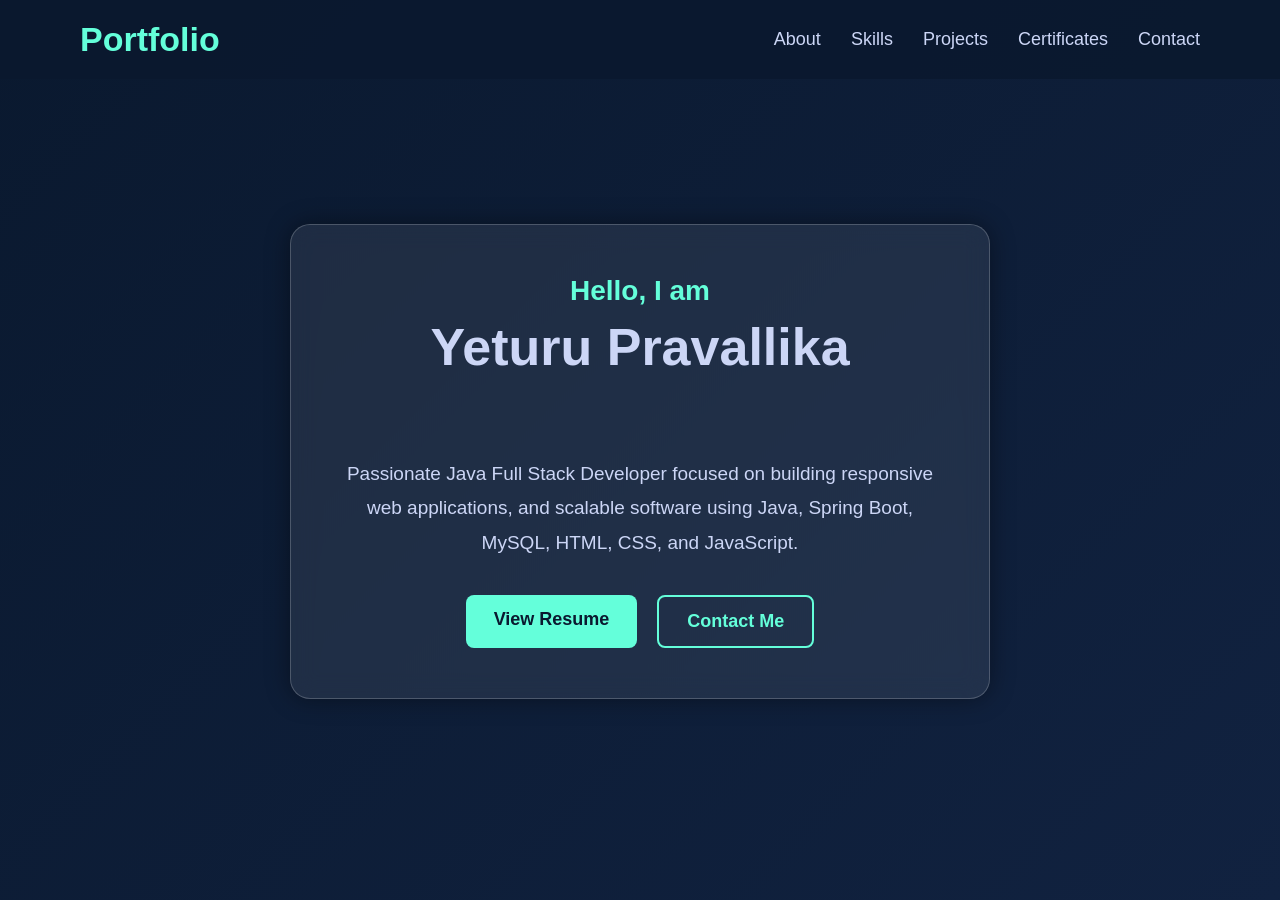
<file: index.html>
<!DOCTYPE html>
<html lang="en">

<head>

<meta charset="UTF-8">
<meta name="viewport" content="width=device-width, initial-scale=1.0">

<title>Yeturu Pravallika | Java Full Stack Developer</title>

<meta name="description"
content="Portfolio of Yeturu Pravallika, Java Full Stack Developer specializing in Spring Boot, Java, MySQL, HTML, CSS and JavaScript.">

<link rel="stylesheet" href="style.css">

</head>

<body>

<header>

<nav class="navbar">

<h2 class="logo">Portfolio</h2>

<ul>

<li><a href="about.html">About</a></li>
<li><a href="skills.html">Skills</a></li>
<li><a href="projects.html">Projects</a></li>
<li><a href="certificates.html">Certificates</a></li>
<li><a href="contact.html">Contact</a></li>

</ul>

</nav>

</header>

<section class="hero">

<div class="glass-card">

<h3>Hello, I am</h3>

<h1>Yeturu Pravallika</h1>

<h2 id="typing"></h2>

<p>

Passionate Java Full Stack Developer focused on building
responsive web applications, and scalable software
using Java, Spring Boot, MySQL, HTML, CSS, and JavaScript.

</p>

<div class="hero-buttons">

<a href="resume.pdf" target="_blank" class="resume-btn">
View Resume
</a>

<a href="contact.html" class="contact-btn">
Contact Me
</a>

</div>

</div>

</section>

<script src="script.js"></script>

</body>

</html>
</file>
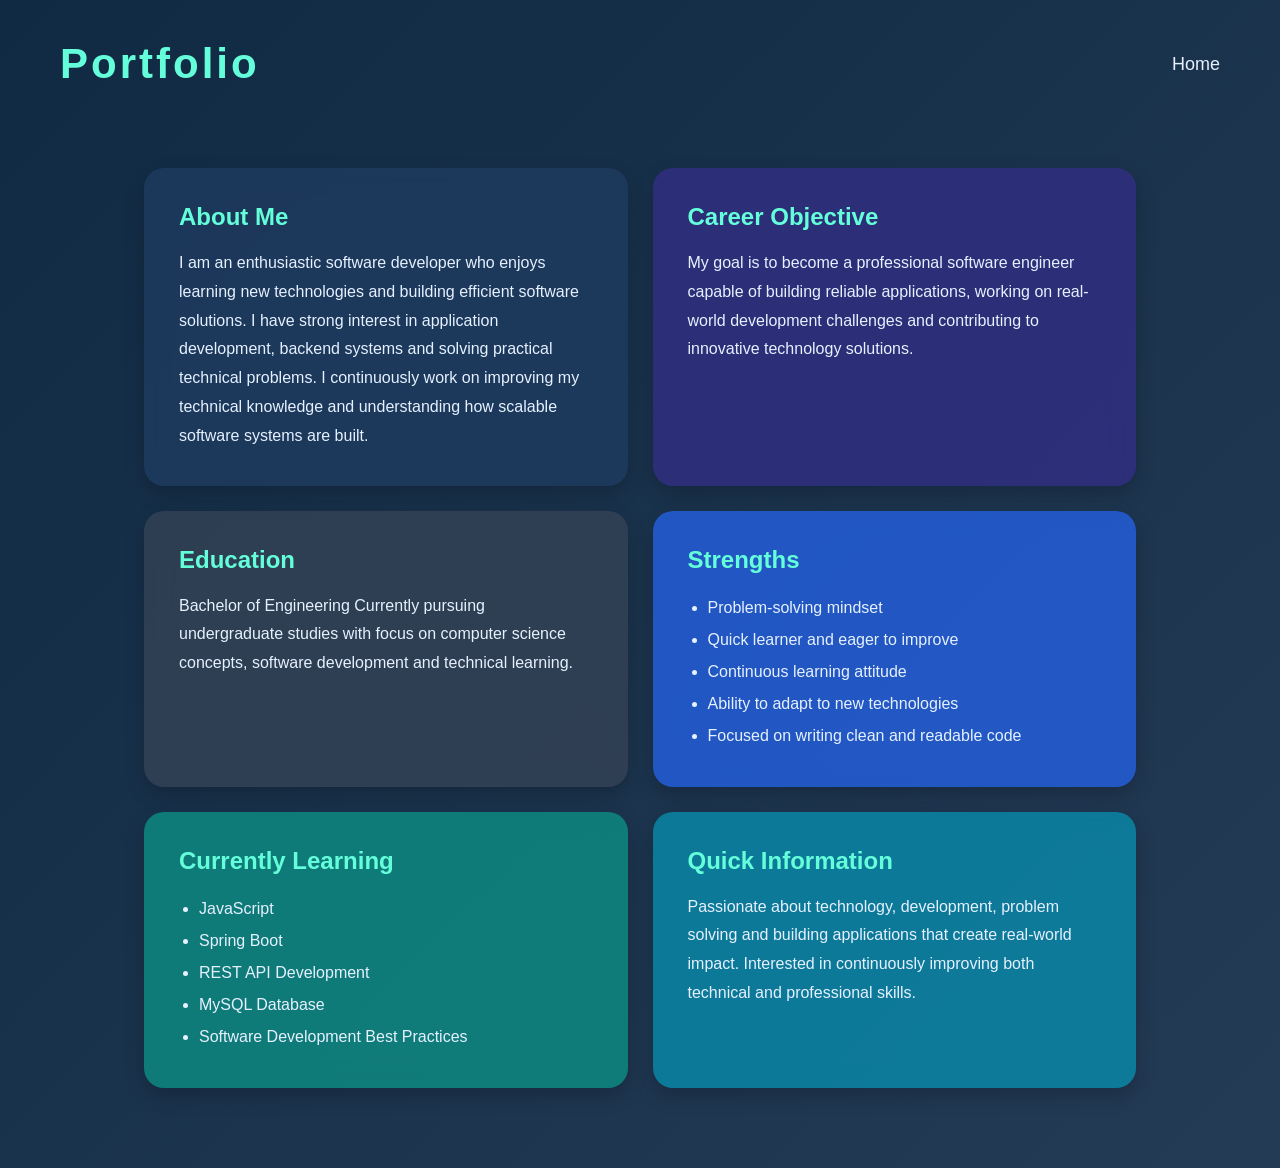
<file: about.html>
<!DOCTYPE html>
<html lang="en">

<head>
    <meta charset="UTF-8">
    <meta name="viewport" content="width=device-width, initial-scale=1.0">
    <title>About Me</title>
    <link rel="stylesheet" href="about.css">
</head>

<body>

    <nav class="navbar">

        <h2 class="logo">Portfolio</h2>

        <a href="index.html">Home</a>

    </nav>


    <section class="about-section">

        <!-- ABOUT -->

        <div class="glass-card about-card">

            <h1>About Me</h1>

            <p>
                I am an enthusiastic software developer
                who enjoys learning new technologies
                and building efficient software solutions.

                I have strong interest in application development,
                backend systems and solving practical technical problems.

                I continuously work on improving my technical knowledge
                and understanding how scalable software systems are built.
            </p>

        </div>


        <!-- CAREER -->

        <div class="glass-card career-card">

            <h2>Career Objective</h2>

            <p>
                My goal is to become a professional software engineer
                capable of building reliable applications,
                working on real-world development challenges
                and contributing to innovative technology solutions.
            </p>

        </div>


        <!-- EDUCATION -->

        <div class="glass-card education-card">

            <h2>Education</h2>

            <p>
                Bachelor of Engineering

                Currently pursuing undergraduate studies
                with focus on computer science concepts,
                software development and technical learning.
            </p>

        </div>


        <!-- STRENGTHS -->

        <div class="glass-card strength-card">

            <h2>Strengths</h2>

<ul>
    <li>Problem-solving mindset</li>
    <li>Quick learner and eager to improve</li>
    <li>Continuous learning attitude</li>
    <li>Ability to adapt to new technologies</li>
    <li>Focused on writing clean and readable code</li>
</ul>

        </div>


        <!-- LEARNING -->

        <div class="glass-card learning-card">

            <h2>Currently Learning</h2>

<ul>
    <li>JavaScript</li>
    <li>Spring Boot</li>
    <li>REST API Development</li>
    <li>MySQL Database</li>
    <li>Software Development Best Practices</li>
</ul>

        </div>


        <!-- INFO -->

        <div class="glass-card info-card">

            <h2>Quick Information</h2>

            <p>
                Passionate about technology, development,
                problem solving and building applications
                that create real-world impact.

                Interested in continuously improving both
                technical and professional skills.
            </p>

        </div>

    </section>

<script src="about.js"></script>

</body>
</html>
</file>
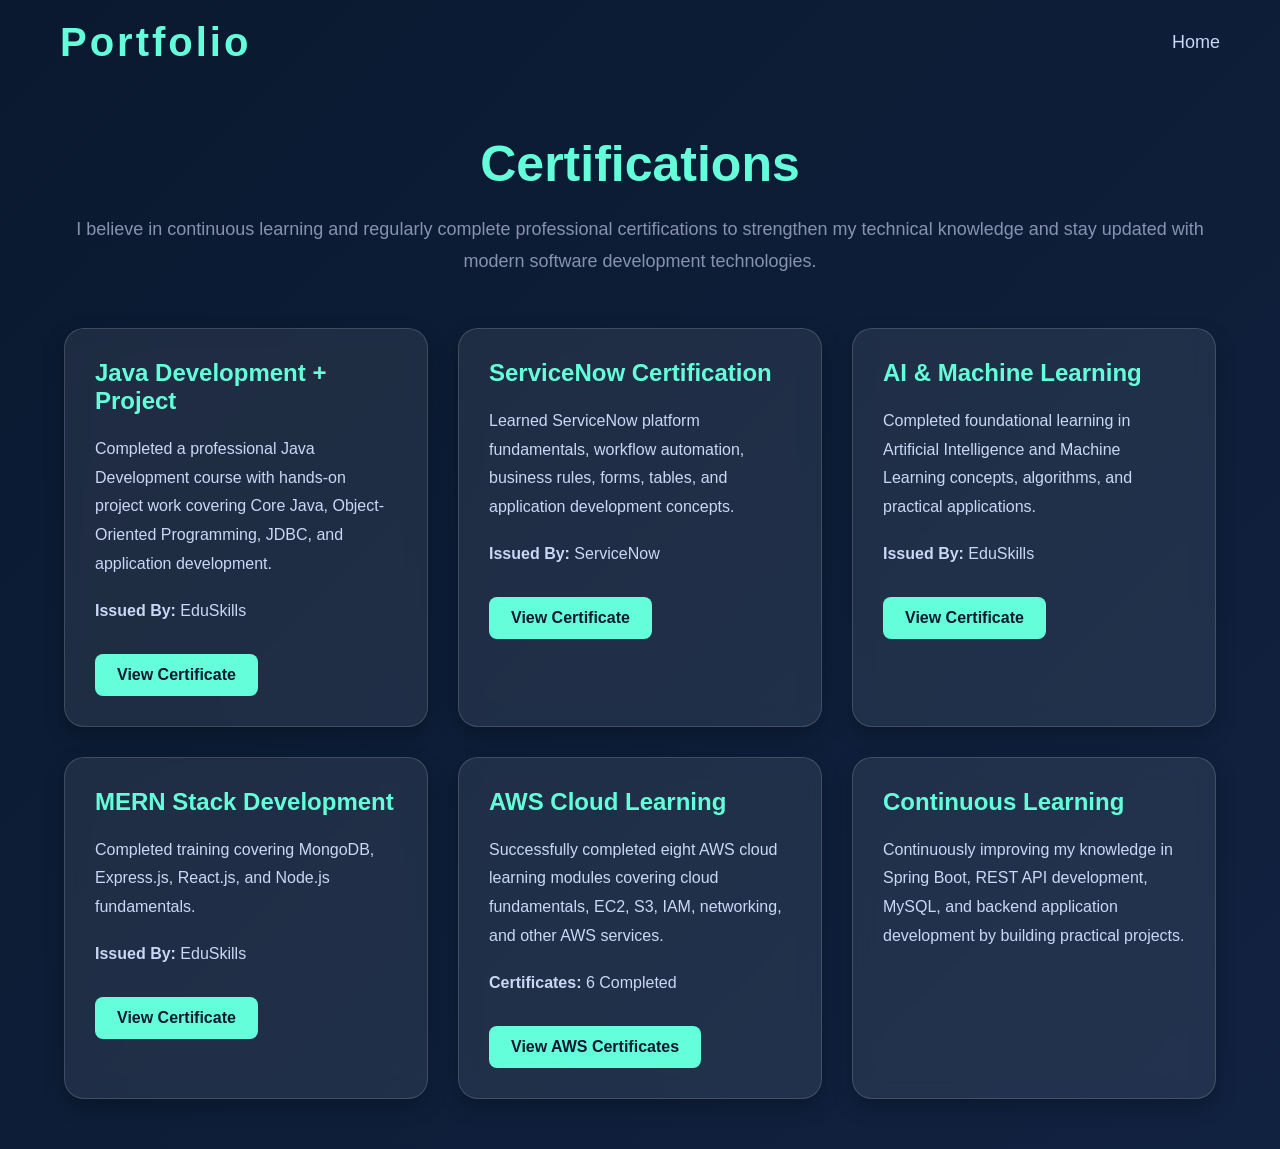
<file: certificates.html>
<!DOCTYPE html>
<html lang="en">

<head>

<meta charset="UTF-8">
<meta name="viewport" content="width=device-width, initial-scale=1.0">

<title>Certificates</title>

<link rel="stylesheet" href="certificates.css">

</head>

<body>

<nav class="navbar">

<h2 class="logo">Portfolio</h2>

<a href="index.html">Home</a>

</nav>

<section class="certificate-section">

<h1>Certifications</h1>

<p class="intro">

I believe in continuous learning and regularly complete professional
certifications to strengthen my technical knowledge and stay updated
with modern software development technologies.

</p>

<div class="certificate-grid">

<!-- Java -->

<div class="certificate-card">

<h3>Java Development + Project</h3>

<p>

Completed a professional Java Development course with hands-on project
work covering Core Java, Object-Oriented Programming, JDBC,
and application development.

</p>

<p><strong>Issued By:</strong> EduSkills</p>

<a class="view-btn"
href="java_development_certificates.pdf"
target="_blank">

View Certificate

</a>

</div>

<!-- ServiceNow -->

<div class="certificate-card">

<h3>ServiceNow Certification</h3>

<p>

Learned ServiceNow platform fundamentals, workflow automation,
business rules, forms, tables, and application development concepts.

</p>

<p><strong>Issued By:</strong> ServiceNow</p>

<a class="view-btn"
href="ServiceNow.pdf"
target="_blank">

View Certificate

</a>

</div>

<!-- AI ML -->

<div class="certificate-card">

<h3>AI & Machine Learning</h3>

<p>

Completed foundational learning in Artificial Intelligence and
Machine Learning concepts, algorithms, and practical applications.

</p>

<p><strong>Issued By:</strong> EduSkills</p>

<a class="view-btn"
href="certificates/AIML_Certificate.pdf"
target="_blank">

View Certificate

</a>

</div>

<!-- MERN -->

<div class="certificate-card">

<h3>MERN Stack Development</h3>

<p>

Completed training covering MongoDB, Express.js,
React.js, and Node.js fundamentals.

</p>

<p><strong>Issued By:</strong> EduSkills</p>

<a class="view-btn"
href="MERN_certificate.pdf"
target="_blank">

View Certificate

</a>

</div>

<!-- AWS -->

<div class="certificate-card">

<h3>AWS Cloud Learning</h3>

<p>

Successfully completed eight AWS cloud learning modules
covering cloud fundamentals, EC2, S3, IAM, networking,
and other AWS services.

</p>

<p><strong>Certificates:</strong> 6 Completed</p>

<a class="view-btn"
href="AWS_certificates.pdf"
target="_blank">

View AWS Certificates

</a>

</div>

<!-- Learning -->

<div class="certificate-card">

<h3>Continuous Learning</h3>

<p>

Continuously improving my knowledge in Spring Boot, REST API development,
 MySQL, and backend application development by building practical projects.

</p>


</div>

</div>

</section>

<script src="certificates.js"></script>

</body>

</html>
</file>
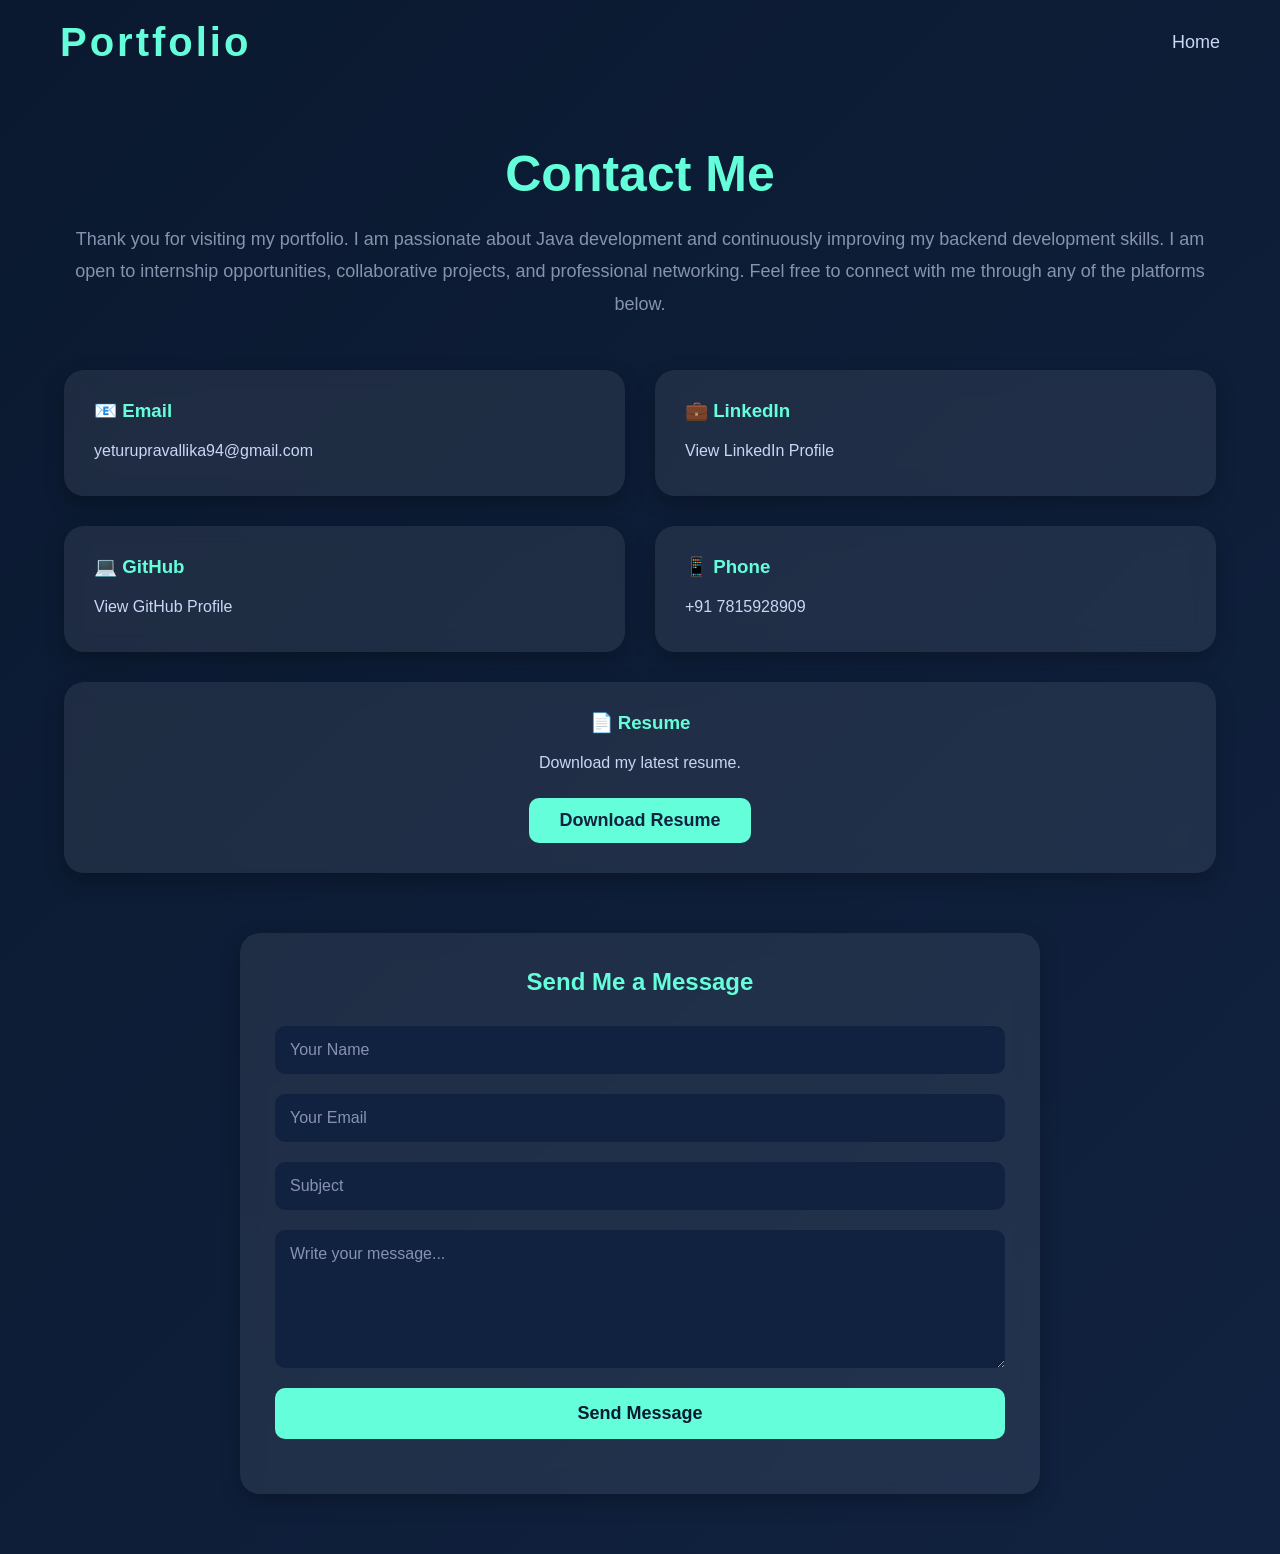
<file: contact.html>
<!DOCTYPE html>
<html lang="en">

<head>

<meta charset="UTF-8">
<meta name="viewport" content="width=device-width, initial-scale=1.0">

<title>Contact</title>

<link rel="stylesheet" href="contact.css">

</head>

<body>

<nav class="navbar">

<h2 class="logo">Portfolio</h2>

<a href="index.html">Home</a>

</nav>

<section class="contact-section">

<h1>Contact Me</h1>
<p class="intro">

Thank you for visiting my portfolio.

I am passionate about Java development and continuously improving my
backend development skills. I am open to internship opportunities,
collaborative projects, and professional networking.

Feel free to connect with me through any of the platforms below.

</p>

<div class="contact-grid">

<div class="contact-card">

<h3>📧 Email</h3>

<p>

<a href="mailto:yeturupravallika94@gmail.com">

yeturupravallika94@gmail.com

</a>

</p>

</div>

<div class="contact-card">

<h3>💼 LinkedIn</h3>

<p>

<a href="https://www.linkedin.com/in/pravallika-yeturu-b11321325"
target="_blank">

View LinkedIn Profile

</a>

</p>

</div>

<div class="contact-card">

<h3>💻 GitHub</h3>

<p>

<a href="https://github.com/pravallikayeturu"
target="_blank">

View GitHub Profile

</a>

</p>

</div>

<div class="contact-card">

<h3>📱 Phone</h3>

<p>

<a href="tel:+917815928909">

+91 7815928909

</a>

</p>

</div>

<div class="contact-card resume-card">

<h3>📄 Resume</h3>

<p>

Download my latest resume.

</p>

<a class="resume-btn"
href="resume.pdf"
download>

Download Resume

</a>

</div>

</div>
<!-- Contact Form -->

<div class="contact-form">

<h2>Send Me a Message</h2>

<form id="contactForm">

<input
type="text"
id="name"
placeholder="Your Name"
required>

<input
type="email"
id="email"
placeholder="Your Email"
required>

<input
type="text"
id="subject"
placeholder="Subject"
required>

<textarea
id="message"
rows="6"
placeholder="Write your message..."
required></textarea>

<button type="submit">

Send Message

</button>

</form>

<p id="responseMessage"></p>

</div>

</section>

<script src="contact.js"></script>

</body>

</html>
</file>
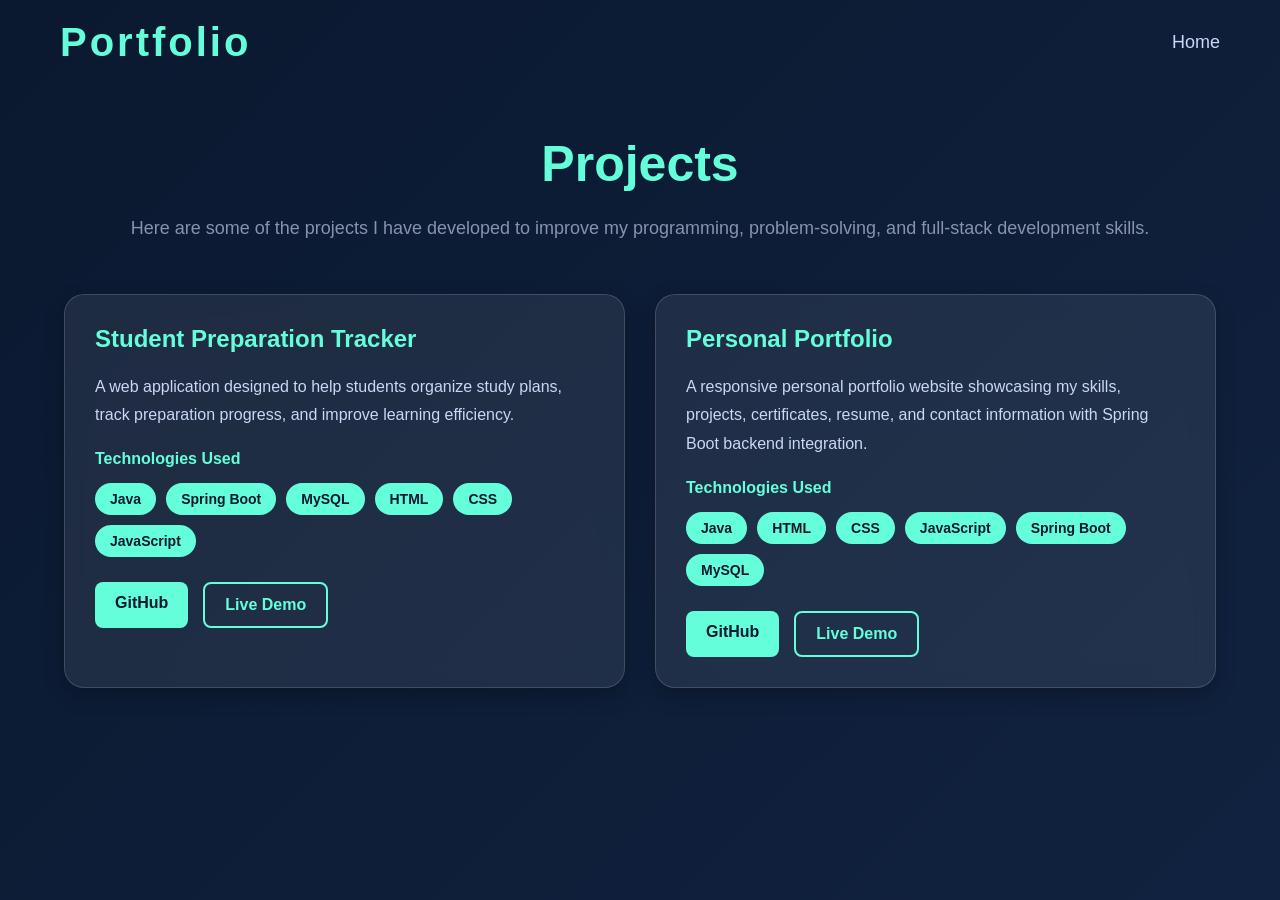
<file: projects.html>
<!DOCTYPE html>
<html lang="en">

<head>

    <meta charset="UTF-8">
    <meta name="viewport" content="width=device-width, initial-scale=1.0">

    <title>Projects</title>

    <link rel="stylesheet" href="projects.css">

</head>

<body>

    <nav class="navbar">

        <h2 class="logo">Portfolio</h2>

        <a href="index.html">Home</a>

    </nav>

    <section class="projects-section">

        <h1>Projects</h1>

        <p class="subtitle">
            Here are some of the projects I have developed to improve my programming,
            problem-solving, and full-stack development skills.
        </p>

        <div class="projects-grid">

            <!-- Project 1 -->

            <div class="project-card">

                <h2>Student Preparation Tracker</h2>

                <p>
                    A web application designed to help students organize study plans,
                    track preparation progress, and improve learning efficiency.
                </p>

                <h4>Technologies Used</h4>

                <div class="tech">

                    <span>Java</span>
                    <span>Spring Boot</span>
                    <span>MySQL</span>
                    <span>HTML</span>
                    <span>CSS</span>
                    <span>JavaScript</span>

                </div>

                <div class="buttons">

                    <a href="https://github.com/pravallikayeturu/Student-Preparation-Tracker" target="_blank">GitHub</a>

                    <a href="https://Student-Preparation-Tracker-portfolio-url.netlify.app" target="_blank">Live Demo</a>

                </div>

            </div>

            <!-- Project 2 -->

            <div class="project-card">

                <h2>Personal Portfolio</h2>

                <p>
                    A responsive personal portfolio website showcasing my skills,
                    projects, certificates, resume, and contact information with
                    Spring Boot backend integration.
                </p>

                <h4>Technologies Used</h4>

                <div class="tech">
                    <span>Java</span>
                    <span>HTML</span>
                    <span>CSS</span>
                    <span>JavaScript</span>
                    <span>Spring Boot</span>
                    <span>MySQL</span>

                </div>

                <div class="buttons">

                    <a href="https://github.com/pravallikayeturu/portfolio" target="_blank">GitHub</a>

                    <a href="https://portfolio-url.netlify.app" target="_blank">Live Demo</a>

                </div>

            </div>

        </div>

    </section>

    <script src="projects.js"></script>

</body>

</html>
</file>
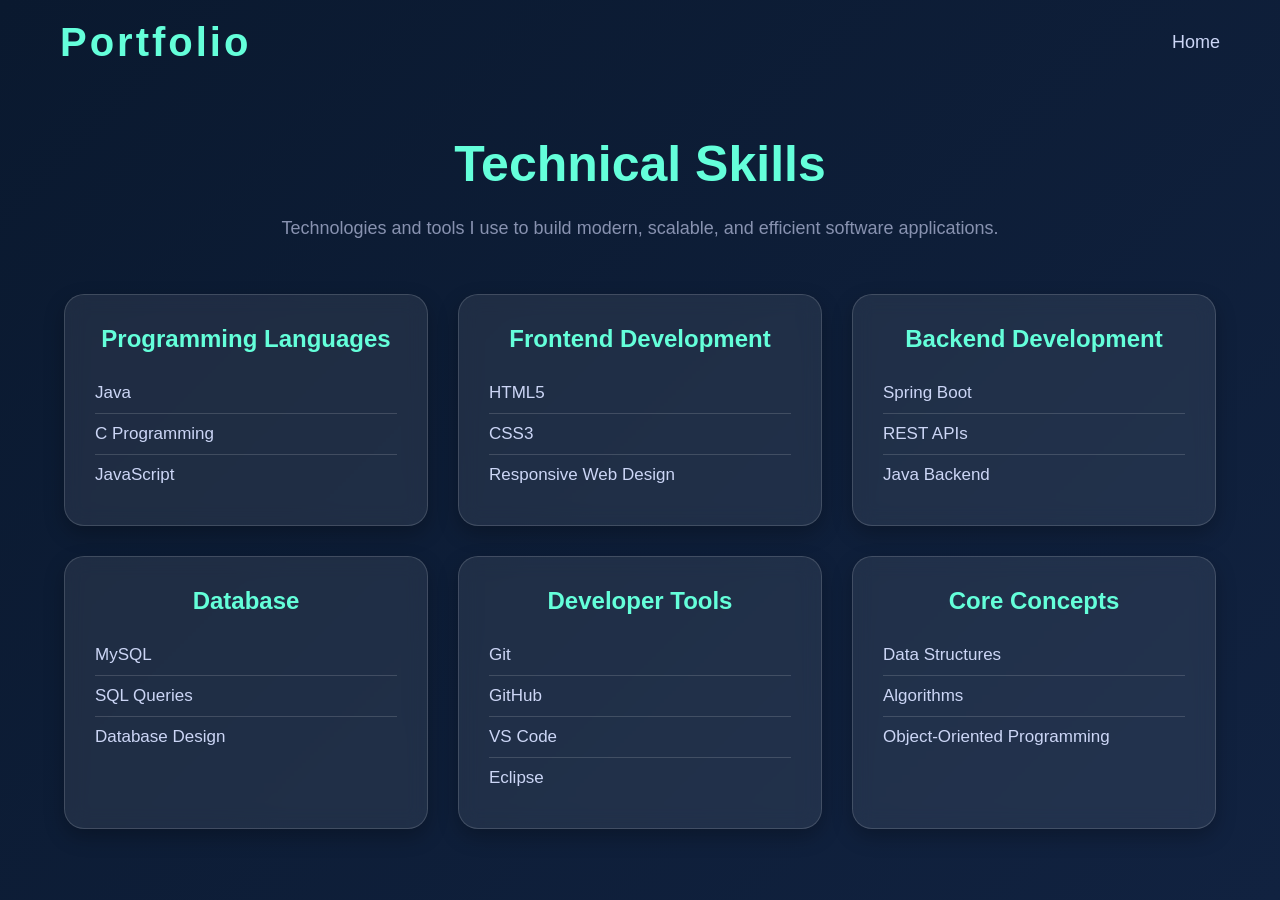
<file: skills.html>
<!DOCTYPE html>
<html lang="en">

<head>

<meta charset="UTF-8">
<meta name="viewport" content="width=device-width, initial-scale=1.0">

<title>Skills</title>

<link rel="stylesheet" href="skills.css">

</head>

<body>

<nav class="navbar">

<h2 class="logo">Portfolio</h2>

<a href="index.html">Home</a>

</nav>

<section class="skills-section">

<h1>Technical Skills</h1>

<p class="subtitle">
Technologies and tools I use to build modern, scalable, and efficient software applications.
</p>

<div class="skills-grid">

<div class="skill-card">

<h3>Programming Languages</h3>

<ul>

<li>Java</li>
<li>C Programming</li>
<li>JavaScript</li>

</ul>

</div>

<div class="skill-card">

<h3>Frontend Development</h3>

<ul>

<li>HTML5</li>
<li>CSS3</li>
<li>Responsive Web Design</li>

</ul>

</div>

<div class="skill-card">

<h3>Backend Development</h3>

<ul>

<li>Spring Boot</li>
<li>REST APIs</li>
<li>Java Backend</li>

</ul>

</div>

<div class="skill-card">

<h3>Database</h3>

<ul>

<li>MySQL</li>
<li>SQL Queries</li>
<li>Database Design</li>

</ul>

</div>

<div class="skill-card">

<h3>Developer Tools</h3>

<ul>

<li>Git</li>
<li>GitHub</li>
<li>VS Code</li>
<li>Eclipse</li>

</ul>

</div>

<div class="skill-card">

<h3>Core Concepts</h3>

<ul>

<li>Data Structures</li>
<li>Algorithms</li>
<li>Object-Oriented Programming</li>

</ul>

</div>

</div>

</section>

<script src="skills.js"></script>

</body>

</html>
</file>
<file: style.css>
*{
    margin:0;
    padding:0;
    box-sizing:border-box;
    font-family:Arial,sans-serif;
    scroll-behavior:smooth;
}

body{
    background:linear-gradient(135deg,#0a192f,#112240);
    color:#ccd6f6;
    min-height:100vh;
    opacity:0;
    transition:opacity 1s ease;
}

.navbar{
    display:flex;
    justify-content:space-between;
    align-items:center;
    padding:20px 80px;
    background:rgba(10,25,47,0.95);
    position:sticky;
    top:0;
    z-index:1000;
}

.logo{
    color:#64ffda;
    font-size:34px;
    font-weight:bold;
}

.navbar ul{
    display:flex;
    list-style:none;
}

.navbar ul li{
    margin-left:30px;
}

.navbar ul li a{
    text-decoration:none;
    color:#ccd6f6;
    font-size:18px;
    transition:.3s;
}

.navbar ul li a:hover{
    color:#64ffda;
}

.hero{
    display:flex;
    justify-content:center;
    align-items:center;
    min-height:85vh;
    padding:30px;
}

.glass-card{
    width:700px;
    text-align:center;
    background:rgba(255,255,255,0.08);
    backdrop-filter:blur(12px);
    border:1px solid rgba(255,255,255,0.2);
    border-radius:20px;
    padding:50px;
    box-shadow:0 0 25px rgba(0,0,0,.4);
}

.glass-card h3{
    color:#64ffda;
    font-size:28px;
    margin-bottom:10px;
}

.glass-card h1{
    font-size:52px;
    margin-bottom:15px;
}

#typing{
    color:#64ffda;
    height:45px;
    margin-bottom:20px;
}

.glass-card p{
    font-size:19px;
    line-height:1.8;
    margin-bottom:35px;
}

.hero-buttons{
    display:flex;
    justify-content:center;
    gap:20px;
}

.hero-buttons a{
    text-decoration:none;
    padding:14px 28px;
    border-radius:8px;
    font-size:18px;
    font-weight:bold;
    transition:.3s;
}

.resume-btn{
    background:#64ffda;
    color:#0a192f;
}

.resume-btn:hover{
    transform:translateY(-3px);
}

.contact-btn{
    border:2px solid #64ffda;
    color:#64ffda;
}

.contact-btn:hover{
    background:#64ffda;
    color:#0a192f;
}

@media(max-width:768px){

.navbar{
    flex-direction:column;
    padding:20px;
}

.navbar ul{
    flex-direction:column;
    margin-top:15px;
}

.navbar ul li{
    margin:10px 0;
}

.glass-card{
    width:100%;
    padding:30px;
}

.glass-card h1{
    font-size:36px;
}

.hero-buttons{
    flex-direction:column;
}

.hero-buttons a{
    width:100%;
}

}
</file>
<file: about.css>
*{
    margin:0;
    padding:0;
    box-sizing:border-box;
    font-family:Arial,sans-serif;
}

body{
    background:linear-gradient(
        135deg,
        #102a43,
        #243b55
    );
    color:#e6f1ff;
    min-height:100vh;
    padding:20px;
    overflow-x:hidden;
}


/* NAVBAR */

.navbar{
    display:flex;
    justify-content:space-between;
    align-items:center;
    padding:20px 40px;
}

.logo{
    font-size:42px;
    font-weight:800;
    letter-spacing:3px;
    color:#64ffda;
}

.navbar a{
    color:#e6f1ff;
    text-decoration:none;
    font-size:18px;
}

.navbar a:hover{
    color:#64ffda;
}


/* SECTION */

.about-section{
    display:grid;
    grid-template-columns:repeat(2,1fr);
    gap:25px;
    padding:60px 10%;
}


/* CARD */

.glass-card{
    padding:35px;
    border-radius:20px;
    backdrop-filter:blur(12px);
    transition:0.4s;
    box-shadow:0 8px 20px rgba(0,0,0,0.2);
}


/* DIFFERENT COLORS */

.about-card{
    background:rgba(30,58,95,0.85);
}

.career-card{
    background:rgba(49,46,129,0.85);
}

.education-card{
    background:rgba(51,65,85,0.85);
}

.strength-card{
    background:rgba(37,99,235,0.75);
}

.learning-card{
    background:rgba(13,148,136,0.75);
}

.info-card{
    background:rgba(8,145,178,0.75);
}


/* TEXT */

.glass-card h1,
.glass-card h2{
    margin-bottom:18px;
    color:#64ffda;
}

.glass-card p{
    line-height:1.8;
}

.glass-card ul{
    padding-left:20px;
    line-height:2;
}


/* HOVER */

.glass-card:hover{
    transform:translateY(-8px);
}


/* MOBILE */

@media(max-width:768px){

    .navbar{
        flex-direction:column;
        gap:15px;
        text-align:center;
    }

    .about-section{
        grid-template-columns:1fr;
        padding:30px 5%;
    }

    .logo{
        font-size:30px;
    }

}
.glass-card{

    opacity:0;
    transform:translateY(40px);
    transition:all .8s ease;

}

.glass-card.show{

    opacity:1;
    transform:translateY(0);

}
</file>
<file: certificates.css>
*{
    margin:0;
    padding:0;
    box-sizing:border-box;
    font-family:Arial,sans-serif;
}

body{
    background:linear-gradient(135deg,#0a192f,#112240);
    color:#ccd6f6;
    min-height:100vh;
    overflow-x:hidden;
}

/* ================= NAVBAR ================= */

.navbar{
    display:flex;
    justify-content:space-between;
    align-items:center;
    padding:20px 60px;
}

.logo{
    font-size:40px;
    font-weight:bold;
    color:#64ffda;
    letter-spacing:3px;
}

.navbar a{
    text-decoration:none;
    color:#ccd6f6;
    font-size:18px;
    transition:.3s;
}

.navbar a:hover{
    color:#64ffda;
}

/* ================= CERTIFICATE SECTION ================= */

.certificate-section{
    width:90%;
    max-width:1200px;
    margin:50px auto;
}

.certificate-section h1{
    text-align:center;
    font-size:50px;
    color:#64ffda;
    margin-bottom:20px;
}

.intro{
    text-align:center;
    color:#8892b0;
    font-size:18px;
    line-height:1.8;
    margin-bottom:50px;
}

/* ================= GRID ================= */

.certificate-grid{
    display:grid;
    grid-template-columns:repeat(3,1fr);
    gap:30px;
}

/* ================= CARD ================= */

.certificate-card{

    background:rgba(255,255,255,.08);

    backdrop-filter:blur(10px);

    border:1px solid rgba(255,255,255,.15);

    border-radius:20px;

    padding:30px;

    transition:.4s;

    box-shadow:0 8px 20px rgba(0,0,0,.25);

}

.certificate-card:hover{

    transform:translateY(-10px);

    box-shadow:0 15px 35px rgba(100,255,218,.25);

}

.certificate-card h3{

    color:#64ffda;

    margin-bottom:20px;

    font-size:24px;

}

.certificate-card p{

    line-height:1.8;

    margin-bottom:18px;

}

/* ================= BUTTON ================= */

.view-btn{

    display:inline-block;

    margin-top:10px;

    padding:12px 22px;

    background:#64ffda;

    color:#0a192f;

    text-decoration:none;

    border-radius:8px;

    font-weight:bold;

    transition:.3s;

}

.view-btn:hover{

    background:#52e0c4;

    transform:scale(1.05);

}

/* ================= LEARNING TAG ================= */

.learning-tag{

    display:inline-block;

    margin-top:10px;

    background:#ffc107;

    color:#000;

    padding:8px 18px;

    border-radius:20px;

    font-weight:bold;

}

/* ================= RESPONSIVE ================= */

@media(max-width:992px){

    .certificate-grid{

        grid-template-columns:repeat(2,1fr);

    }

}

@media(max-width:768px){

    .navbar{

        flex-direction:column;

        gap:15px;

        text-align:center;

    }

    .logo{

        font-size:30px;

    }

    .certificate-section h1{

        font-size:38px;

    }

    .intro{

        font-size:16px;

    }

    .certificate-grid{

        grid-template-columns:1fr;

    }

}
</file>
<file: contact.css>
*{
    margin:0;
    padding:0;
    box-sizing:border-box;
    font-family:Arial,sans-serif;
}

body{
    background:linear-gradient(135deg,#0a192f,#112240);
    color:#ccd6f6;
    min-height:100vh;
}

/* Navbar */

.navbar{
    display:flex;
    justify-content:space-between;
    align-items:center;
    padding:20px 60px;
}

.logo{
    font-size:40px;
    font-weight:bold;
    color:#64ffda;
    letter-spacing:3px;
}

.navbar a{
    color:#ccd6f6;
    text-decoration:none;
    font-size:18px;
    transition:0.3s;
}

.navbar a:hover{
    color:#64ffda;
}

/* Contact Section */

.contact-section{
    width:90%;
    max-width:1200px;
    margin:60px auto;
}

.contact-section h1{
    text-align:center;
    font-size:50px;
    color:#64ffda;
    margin-bottom:20px;
}

.intro{
    text-align:center;
    color:#8892b0;
    line-height:1.8;
    margin-bottom:50px;
    font-size:18px;
}

/* Grid */

.contact-grid{
    display:grid;
    grid-template-columns:repeat(2,1fr);
    gap:30px;
}

/* Cards */

.contact-card{
    background:rgba(255,255,255,.08);
    backdrop-filter:blur(10px);
    border-radius:20px;
    padding:30px;
    transition:0.4s;
    box-shadow:0 8px 20px rgba(0,0,0,.25);
}

.contact-card:hover{
    transform:translateY(-10px);
    box-shadow:0 15px 35px rgba(100,255,218,.25);
}

.contact-card h3{
    color:#64ffda;
    margin-bottom:15px;
}

.contact-card p{
    line-height:1.8;
}

/* Normal Links */

.contact-card p a{
    color:#ccd6f6;
    text-decoration:none;
    transition:0.3s;
}

.contact-card p a:hover{
    color:#64ffda;
}

/* Resume Card */

.resume-card{
    grid-column:1/3;
    text-align:center;
}

/* Resume Button */

.resume-btn{
    display:inline-block;
    margin-top:20px;
    padding:12px 30px;
    background:#64ffda;
    color:#112240;
    font-size:18px;
    font-weight:bold;
    border-radius:10px;
    text-decoration:none;
    transition:0.3s;
}

.resume-btn:hover{
    background:#52e0c4;
    color:#112240;
    transform:scale(1.05);
}

/* Mobile */

@media(max-width:768px){

    .navbar{
        flex-direction:column;
        gap:15px;
    }

    .logo{
        font-size:30px;
    }

    .contact-section h1{
        font-size:38px;
    }

    .contact-grid{
        grid-template-columns:1fr;
    }

    .resume-card{
        grid-column:auto;
    }

}
/* ================= CONTACT FORM ================= */

.contact-form{

    width:100%;
    max-width:800px;
    margin:60px auto;
    background:rgba(255,255,255,.08);
    backdrop-filter:blur(10px);
    padding:35px;
    border-radius:20px;
    box-shadow:0 8px 20px rgba(0,0,0,.25);

}

.contact-form h2{

    text-align:center;
    color:#64ffda;
    margin-bottom:30px;

}

.contact-form form{

    display:flex;
    flex-direction:column;
    gap:20px;

}

.contact-form input,
.contact-form textarea{

    width:100%;
    padding:15px;
    border:none;
    border-radius:10px;
    background:#112240;
    color:#ffffff;
    font-size:16px;
    outline:none;

}

.contact-form input::placeholder,
.contact-form textarea::placeholder{

    color:#8892b0;

}

.contact-form textarea{

    resize:vertical;

}

.contact-form button{

    background:#64ffda;
    color:#0a192f;
    border:none;
    padding:15px;
    border-radius:10px;
    font-size:18px;
    font-weight:bold;
    cursor:pointer;
    transition:.3s;

}

.contact-form button:hover{

    background:#52e0c4;
    transform:scale(1.03);

}

#responseMessage{

    text-align:center;
    margin-top:20px;
    font-size:18px;
    font-weight:bold;

}
</file>
<file: projects.css>
*{
    margin:0;
    padding:0;
    box-sizing:border-box;
    font-family:Arial,sans-serif;
}

body{
    background:linear-gradient(135deg,#0a192f,#112240);
    color:#ccd6f6;
    min-height:100vh;
    overflow-x:hidden;
}

/* ================= NAVBAR ================= */

.navbar{
    display:flex;
    justify-content:space-between;
    align-items:center;
    padding:20px 60px;
}

.logo{
    font-size:40px;
    font-weight:bold;
    color:#64ffda;
    letter-spacing:3px;
}

.navbar a{
    text-decoration:none;
    color:#ccd6f6;
    font-size:18px;
    transition:0.3s;
}

.navbar a:hover{
    color:#64ffda;
}

/* ================= PROJECT SECTION ================= */

.projects-section{
    width:90%;
    max-width:1200px;
    margin:50px auto;
}

.projects-section h1{
    text-align:center;
    font-size:50px;
    color:#64ffda;
    margin-bottom:20px;
}

.subtitle{
    text-align:center;
    font-size:18px;
    color:#8892b0;
    margin-bottom:50px;
    line-height:1.7;
}

/* ================= GRID ================= */

.projects-grid{
    display:grid;
    grid-template-columns:repeat(2,1fr);
    gap:30px;
}

/* ================= PROJECT CARD ================= */

.project-card{
    background:rgba(255,255,255,0.08);
    backdrop-filter:blur(12px);
    border:1px solid rgba(255,255,255,0.15);
    border-radius:20px;
    padding:30px;
    box-shadow:0 8px 20px rgba(0,0,0,0.25);
    transition:all .4s ease;
}

.project-card:hover{
    transform:translateY(-10px);
    box-shadow:0 15px 35px rgba(100,255,218,0.25);
}

.project-card h2{
    color:#64ffda;
    margin-bottom:20px;
}

.project-card p{
    line-height:1.8;
    margin-bottom:20px;
}

.project-card h4{
    margin-bottom:15px;
    color:#64ffda;
}

/* ================= TECHNOLOGY TAGS ================= */

.tech{
    display:flex;
    flex-wrap:wrap;
    gap:10px;
    margin-bottom:25px;
}

.tech span{
    background:#64ffda;
    color:#0a192f;
    padding:8px 15px;
    border-radius:20px;
    font-size:14px;
    font-weight:bold;
}

/* ================= BUTTONS ================= */

.buttons{
    display:flex;
    gap:15px;
}

.buttons a{
    text-decoration:none;
    padding:12px 20px;
    border-radius:8px;
    font-weight:bold;
    transition:.3s;
}

.buttons a:first-child{
    background:#64ffda;
    color:#0a192f;
}

.buttons a:last-child{
    border:2px solid #64ffda;
    color:#64ffda;
}

.buttons a:hover{
    transform:scale(1.05);
}

/* ================= MOBILE ================= */

@media(max-width:900px){

    .projects-grid{
        grid-template-columns:1fr;
    }

}

@media(max-width:768px){

    .navbar{
        flex-direction:column;
        gap:15px;
    }

    .logo{
        font-size:30px;
    }

    .projects-section h1{
        font-size:38px;
    }

    .subtitle{
        font-size:16px;
    }

    .buttons{
        flex-direction:column;
    }

    .buttons a{
        text-align:center;
    }

}
</file>
<file: skills.css>
*{
    margin:0;
    padding:0;
    box-sizing:border-box;
    font-family:Arial,sans-serif;
}

body{
    background:linear-gradient(135deg,#0a192f,#112240);
    color:#ccd6f6;
    min-height:100vh;
    overflow-x:hidden;
}

/* ================= NAVBAR ================= */

.navbar{
    display:flex;
    justify-content:space-between;
    align-items:center;
    padding:20px 60px;
}

.logo{
    font-size:40px;
    font-weight:bold;
    color:#64ffda;
    letter-spacing:3px;
}

.navbar a{
    text-decoration:none;
    color:#ccd6f6;
    font-size:18px;
    transition:0.3s;
}

.navbar a:hover{
    color:#64ffda;
}

/* ================= SKILLS SECTION ================= */

.skills-section{
    width:90%;
    max-width:1200px;
    margin:50px auto;
}

.skills-section h1{
    text-align:center;
    font-size:50px;
    color:#64ffda;
    margin-bottom:20px;
}

.subtitle{
    text-align:center;
    font-size:18px;
    color:#8892b0;
    line-height:1.7;
    margin-bottom:50px;
}

/* ================= GRID ================= */

.skills-grid{
    display:grid;
    grid-template-columns:repeat(3,1fr);
    gap:30px;
}

/* ================= SKILL CARD ================= */

.skill-card{
    background:rgba(255,255,255,0.08);
    backdrop-filter:blur(10px);
    border:1px solid rgba(255,255,255,0.15);
    border-radius:20px;
    padding:30px;
    box-shadow:0 8px 20px rgba(0,0,0,0.25);
    transition:all 0.4s ease;
}

.skill-card:hover{
    transform:translateY(-10px);
    box-shadow:0 15px 35px rgba(100,255,218,0.25);
}

.skill-card h3{
    color:#64ffda;
    font-size:24px;
    text-align:center;
    margin-bottom:20px;
}

.skill-card ul{
    list-style:none;
}

.skill-card ul li{
    font-size:17px;
    padding:10px 0;
    border-bottom:1px solid rgba(255,255,255,0.15);
    transition:0.3s;
}

.skill-card ul li:last-child{
    border-bottom:none;
}

.skill-card ul li:hover{
    color:#64ffda;
    padding-left:10px;
}

/* ================= RESPONSIVE ================= */

@media(max-width:992px){

    .skills-grid{
        grid-template-columns:repeat(2,1fr);
    }

}

@media(max-width:768px){

    .navbar{
        flex-direction:column;
        gap:15px;
    }

    .logo{
        font-size:32px;
    }

    .skills-section h1{
        font-size:38px;
    }

    .subtitle{
        font-size:16px;
    }

    .skills-grid{
        grid-template-columns:1fr;
    }

    .skill-card{
        padding:25px;
    }

}
</file>
